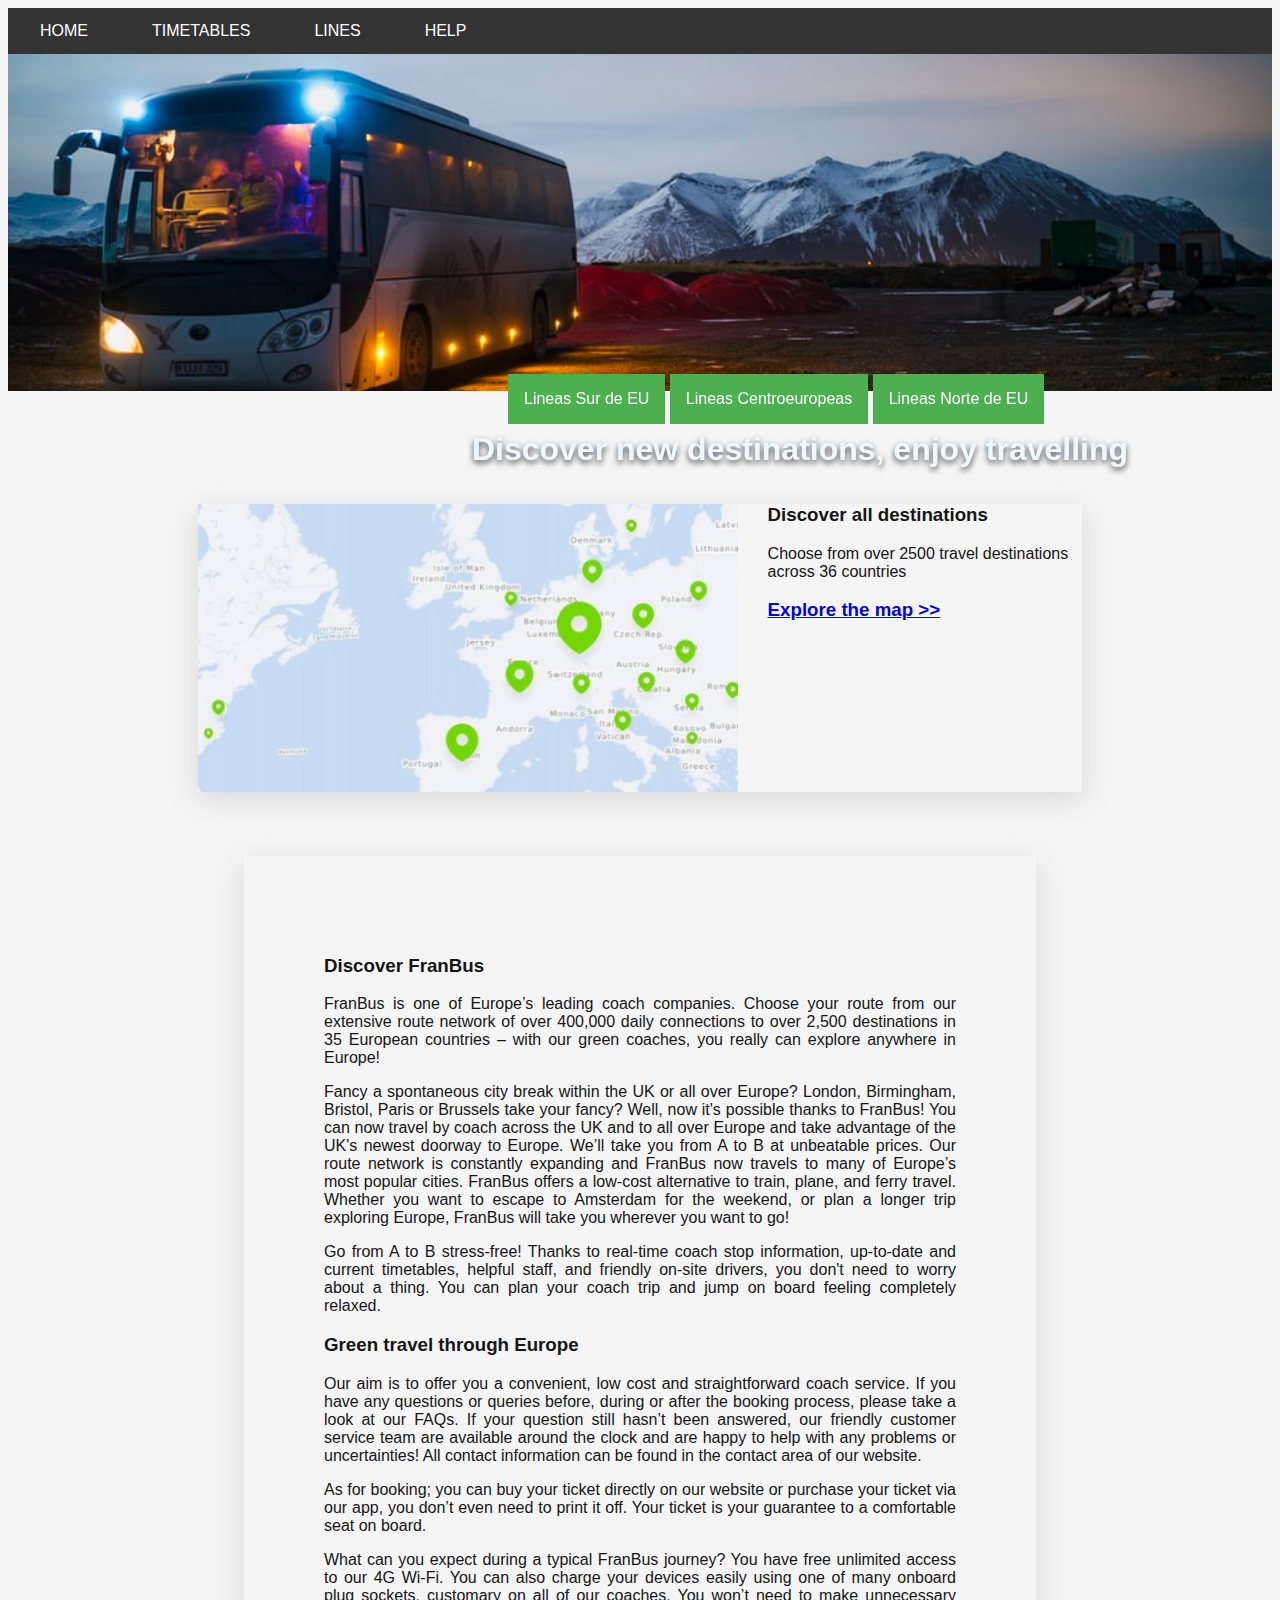
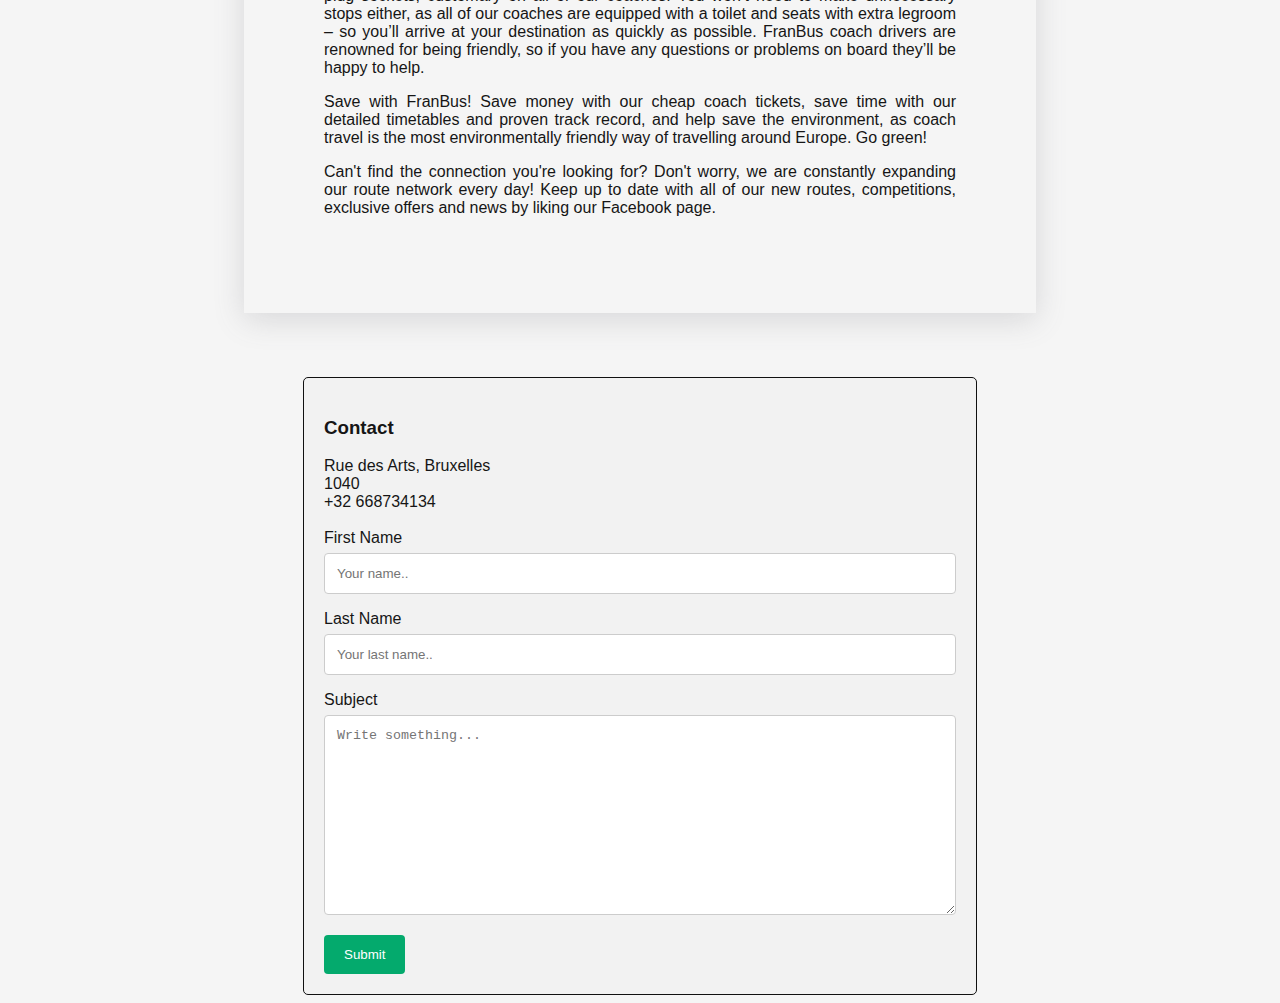
<file: index.html>
<!DOCTYPE html>
<html lang="en">
<head>
    <meta charset="UTF-8">
    <meta http-equiv="X-UA-Compatible" content="IE=edge">
    <meta name="viewport" content="width=device-width, initial-scale=1.0">
    <link rel="stylesheet" href="styles.css">
    <link rel="icon" type="image/x-icon" href="imagenes/favicon.ico">
    <title>Autobuses</title>
</head>
<body>
    
        <ul>
            <li><a href="index.html">HOME</a></li>
            <li><a href="horarios.html">TIMETABLES</a></li>
            <li><a href="rutas.html">LINES</a></li>
            <li><a href="#container2">HELP</a></li>
          </ul>
    

    <div class="container">
        <img src="imagenes/bus.jpg" alt="Bus on the road" 
        style="width: 100%; height: 337px; object-fit: cover">
        <div class="lema"><h1>   Discover new destinations, enjoy travelling</h1></div>
    </div>
    <div class="lineas">
        <div class="dropdown">
            <button class="dropbtn">Lineas Sur de EU</button>
            <div class="dropdown-content">
            <a href="horarios.html">Horarios</a>
            <a href="rutas.html">Rutas</a>
            </div>      
        </div>
    
            <div class="dropdown">
            <button class="dropbtn">Lineas Centroeuropeas</button>
            <div class="dropdown-content">
                <a href="horarios.html">Horarios</a>
                <a href="rutas.html">Rutas</a>
            </div>
        </div>     
    
        <div class="dropdown">
            <button class="dropbtn">Lineas Norte de EU</button>
            <div class="dropdown-content">
                <a href="horarios.html">Horarios</a>
                <a href="rutas.html">Rutas</a>
            </div>
        </div>
    </div>

    <div class="map">
        <img src="imagenes/map-teaser-flix.jpeg" alt="Map of travels" 
        style="float: left; width: auto; height: 18em; margin: 0 30px 0 0;">

        <h3>Discover all destinations</h3>
        <p>Choose from over 2500 travel destinations across 36 countries</p>
        <h3><a href="https://www.google.com/maps">Explore the map >></a></h3>
    
    </div>

    <div class="presentacion">
        
        <h3>Discover FranBus</h3>
        <p> FranBus is one of Europe’s leading coach companies. Choose your route from our extensive route network of over 400,000 daily connections to over 2,500 destinations in 35 European countries – with our green coaches, you really can explore anywhere in Europe!</p>

        <p>Fancy a spontaneous city break within the UK or all over Europe? London, Birmingham, Bristol, Paris or Brussels take your fancy? Well, now it's possible thanks to FranBus! You can now travel by coach across the UK and to all over Europe and take advantage of the UK's newest doorway to Europe. We’ll take you from A to B at unbeatable prices. Our route network is constantly expanding and FranBus now travels to many of Europe’s most popular cities. FranBus offers a low-cost alternative to train, plane, and ferry travel. Whether you want to escape to Amsterdam for the weekend, or plan a longer trip exploring Europe, FranBus will take you wherever you want to go!</p>
        
        <p> Go from A to B stress-free! Thanks to real-time coach stop information, up-to-date and current timetables, helpful staff, and friendly on-site drivers, you don't need to worry about a thing. You can plan your coach trip and jump on board feeling completely relaxed.</p>
        
        <h3>Green travel through Europe</h3>
        <p></p>Our aim is to offer you a convenient, low cost and straightforward coach service. If you have any questions or queries before, during or after the booking process, please take a look at our FAQs. If your question still hasn’t been answered, our friendly customer service team are available around the clock and are happy to help with any problems or uncertainties! All contact information can be found in the contact area of our website.</p>
        
        <p> As for booking; you can buy your ticket directly on our website or purchase your ticket via our app, you don’t even need to print it off. Your ticket is your guarantee to a comfortable seat on board.</p>
        
            <p> What can you expect during a typical FranBus journey? You have free unlimited access to our 4G Wi-Fi. You can also charge your devices easily using one of many onboard plug sockets, customary on all of our coaches. You won’t need to make unnecessary stops either, as all of our coaches are equipped with a toilet and seats with extra legroom – so you’ll arrive at your destination as quickly as possible. FranBus coach drivers are renowned for being friendly, so if you have any questions or problems on board they’ll be happy to help.</p>
        
                <p> Save with FranBus! Save money with our cheap coach tickets, save time with our detailed timetables and proven track record, and help save the environment, as coach travel is the most environmentally friendly way of travelling around Europe. Go green!
        
                    <p> Can't find the connection you're looking for? Don't worry, we are constantly expanding our route network every day! Keep up to date with all of our new routes, competitions, exclusive offers and news by liking our Facebook page.</div>
                        

    

      <div id="container2">
        <h3>Contact</h3>
        Rue des Arts, Bruxelles
        <br>
        1040
        <br>
        +32 668734134
        <br>
        <br>
        <form action="/action_page.php">
            <label for="fname">First Name</label>
            <input type="text" id="fname" name="firstname" placeholder="Your name..">
        
            <label for="lname">Last Name</label>
            <input type="text" id="lname" name="lastname" placeholder="Your last name..">
        
            <label for="subject">Subject</label>
            <textarea id="subject" name="subject" placeholder="Write something..." style="height:200px"></textarea>
        
            <input type="submit" value="Submit">
        </form>
        </div>

                    </body>
</html>
</file>
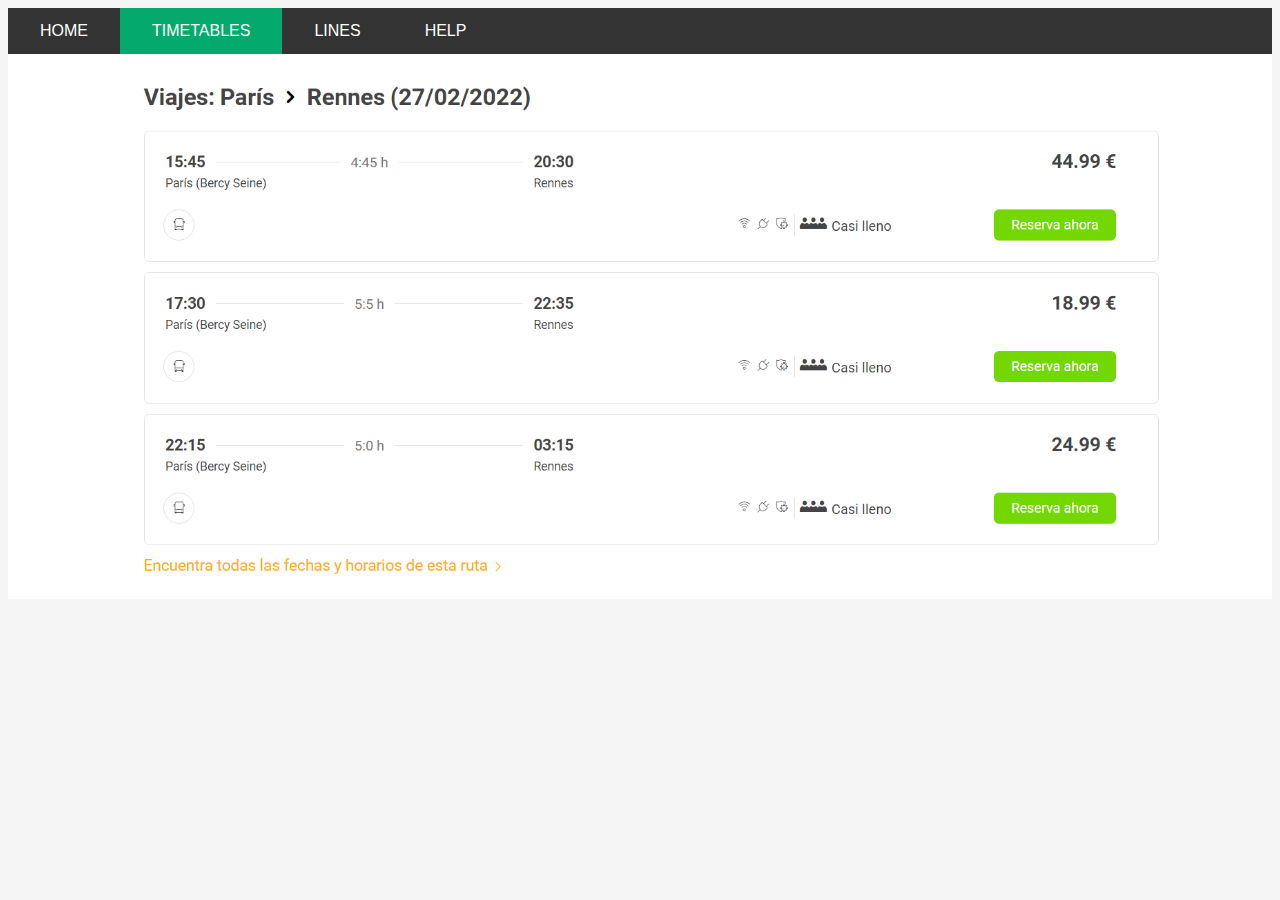
<file: horarios.html>
<!DOCTYPE html>
<html lang="en">
<head>
    <meta charset="UTF-8">
    <meta http-equiv="X-UA-Compatible" content="IE=edge">
    <meta name="viewport" content="width=device-width, initial-scale=1.0">
    <link rel="stylesheet" href="styles.css">
    <link rel="icon" type="image/x-icon" href="favicon.ico">
    <title>Autobuses</title>
</head>
<body>
    
        <ul>
            <li><a href="index.html">HOME</a></li>
            <li class="active"><a href="#Horarios">TIMETABLES</a></li>
            <li><a href="rutas.html">LINES</a></li>
            <li><a href="index.html #container2">HELP</a></li>
          </ul>
          <img src="imagenes/horarios.png" alt="Timetable" 
          style="width: 100%; height: auto; object-fit: cover">
</body>
</html>
</file>
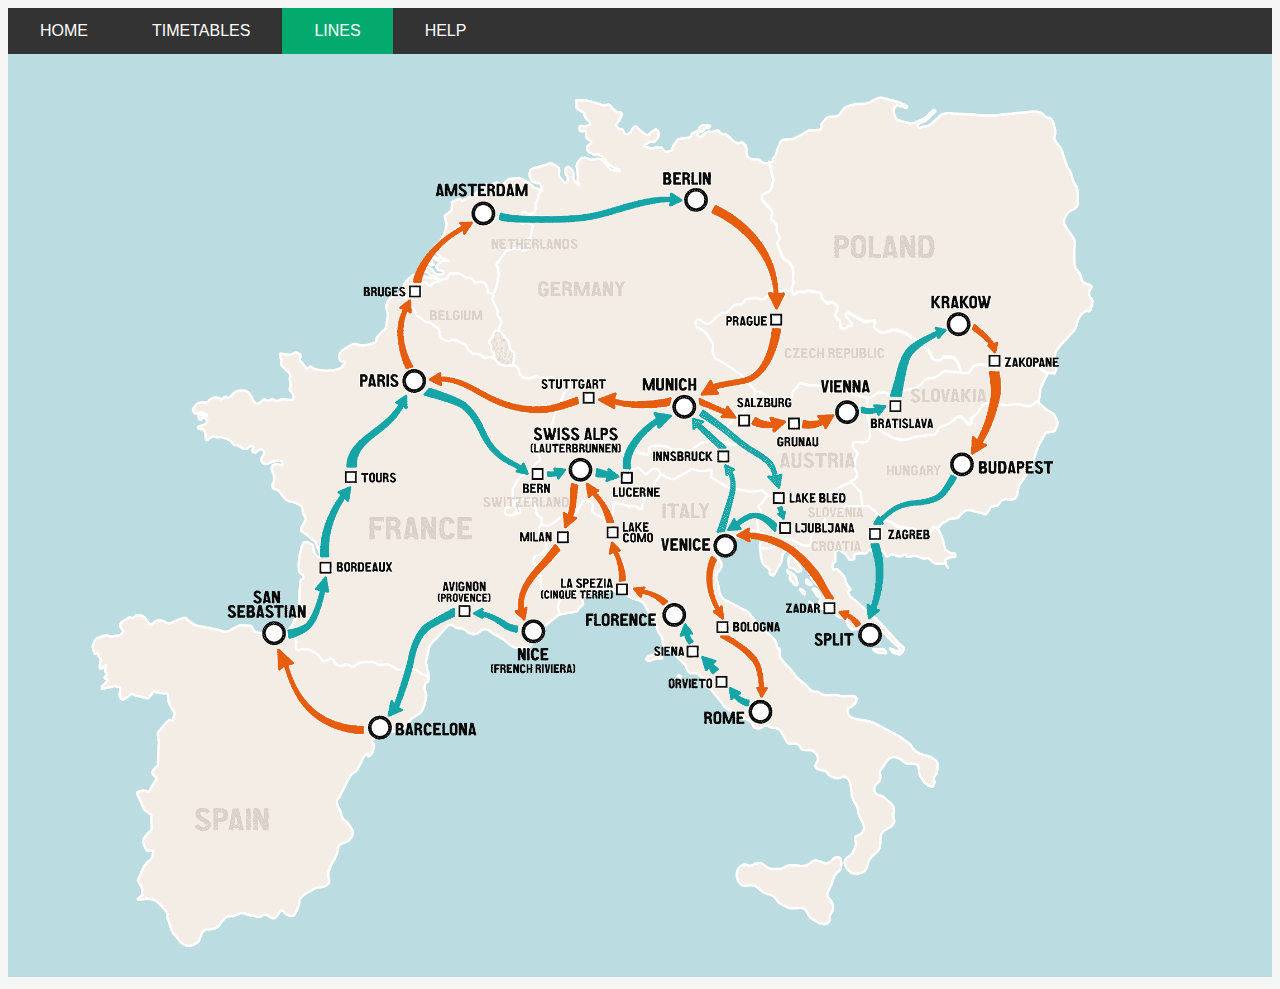
<file: rutas.html>
<!DOCTYPE html>
<html lang="en">
<head>
    <meta charset="UTF-8">
    <meta http-equiv="X-UA-Compatible" content="IE=edge">
    <meta name="viewport" content="width=device-width, initial-scale=1.0">
    <link rel="stylesheet" href="styles.css">
    <link rel="icon" type="image/x-icon" href="favicon.ico">
    <title>Autobuses</title>
</head>
<body>
    
        <ul>
            <li><a href="index.html">HOME</a></li>
            <li><a href="horarios.html">TIMETABLES</a></li>
            <li class="active"><a href="#Lineas">LINES</a></li>
            <li><a href="index.html #container2">HELP</a></li>
          </ul>
          <img src="imagenes/hoho-2020-map.gif" alt="Rutes" 
          style="width: 100%; height: auto; object-fit: cover">
</body>
</html>
</file>
<file: styles.css>
body {
    background-color: rgb(245, 245, 245);
    font-family:Verdana, Geneva, Tahoma, sans-serif;
    color:rgb(22, 22, 22);
  }

ul {
    list-style-type: none;
    margin: auto;
    padding: 0;
    overflow: hidden;
    background-color: #333;
    position: sticky;
    top: 0;
  }
  
  li {
    float: left;
    padding: 0 1em;
  }
  
  li a {
    display: block;
    color: white;
    text-align: center;
    padding: 14px 16px;
    text-decoration: none;
    
  }
  
  li a:hover {
    background-color: #111;
  }

  .container {
    position: static;
    text-align: center;
    color: white;
    height: 80px;
    background-size: cover;
    
       
  }

  .lema{
    
    width: 80%;
    padding: 10px;
    margin-left: 10em;
    text-align: center;
    position: absolute;
    top: 50%;
    left: 50%;
    transform: translate(-50%, -50%);
    text-shadow: rgb(0 0 0 / 70%) 0 3px 6px;
    color: aliceblue;
      }
    
  .presentacion{
    margin: auto;
    margin-top: 4em;
    width: 50%;
    text-align: justify;
    text-justify: inter-word;
    box-shadow: rgba(100, 100, 111, 0.2) 0px 7px 29px 0px;
    padding: 5em;
  }
  .active {
    background-color: #04AA6D;
  }
  .map{
      
     margin:auto;
     margin-top:5em;
      
      
      width: 70%;
      height: 18em;
      
      box-shadow: rgba(100, 100, 111, 0.2) 0px 7px 29px 0px;
  }

  input[type=text], select, textarea {
    width: 100%;
    padding: 12px;
    border: 1px solid #ccc;
    border-radius: 4px;
    box-sizing: border-box;
    margin-top: 6px;
    margin-bottom: 16px;
    resize: vertical;
  }
  
  input[type=submit] {
    background-color: #04AA6D;
    color: white;
    padding: 12px 20px;
    border: none;
    border-radius: 4px;
    cursor: pointer;
  }
  
  input[type=submit]:hover {
    background-color: #45a049;
  }
  
  #container2 {
    border-radius: 5px;
    background-color: #f2f2f2;
    padding: 20px;
    margin: auto;
    margin-top: 4em;
    width: 50%;
    border: 1px solid #111;

  }

  .dropbtn {
    background-color: #4CAF50;
    color: white;
    padding: 16px;
    font-size: 16px;
    border: none;
    cursor: pointer;
  }
  
  /* The container <div> - needed to position the dropdown content */
  .dropdown {
    position: relative;
    display: inline-block;
    
  }
  
  /* Dropdown Content (Hidden by Default) */
  .dropdown-content {
    display: none;
    position: absolute;
    background-color: #f9f9f9;
    min-width: 160px;
    box-shadow: 0px 8px 16px 0px rgba(0,0,0,0.2);
    z-index: 1;
    
  }
  
  /* Links inside the dropdown */
  .dropdown-content a {
    color: black;
    padding: 12px 16px;
    text-decoration: none;
    display: block;
  }
  
  /* Change color of dropdown links on hover */
  .dropdown-content a:hover {background-color: #f1f1f1}
  
  /* Show the dropdown menu on hover */
  .dropdown:hover .dropdown-content {
    display: block;
  }
  
  /* Change the background color of the dropdown button when the dropdown content is shown */
  .dropdown:hover .dropbtn {
    background-color: #3e8e41;
  }

  .lineas{
      margin-top: 15em;
      margin-left: 500px;
      width: 100%;
     position: relative;
  }
</file>
